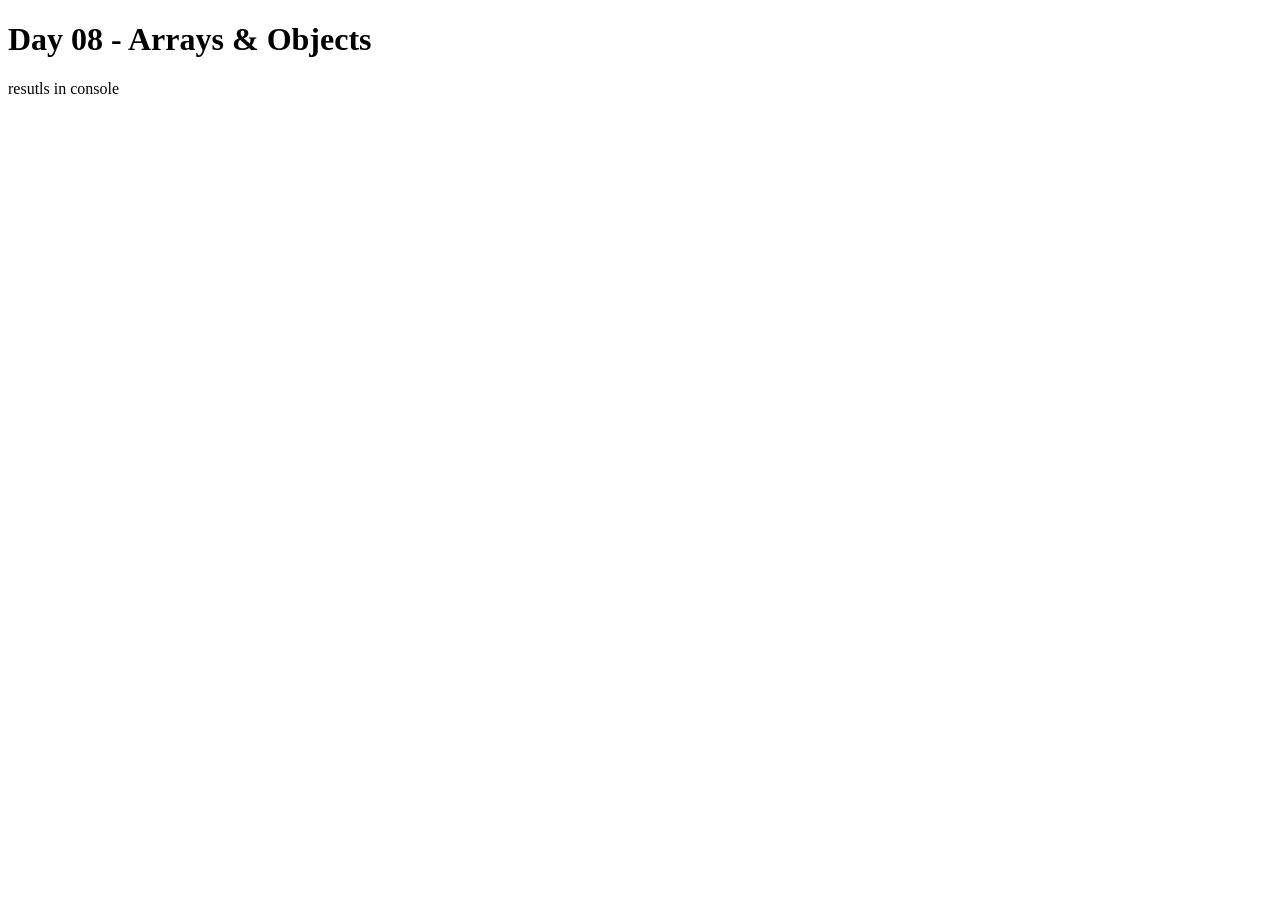
<file: html/data-exercises.html>
<!DOCTYPE html>
<html lang="en">

<head>
    <meta charset="UTF-8">
    <meta name="viewport" content="width=device-width, initial-scale=1.0">
    <title>Day-08 : data exercises</title>
</head>

<body>
    <h1>Day 08 - Arrays & Objects</h1>

    <p>resutls in console</p>

    <script src="js/data/products.js"></script>
    <script src="js/basket.js"></script>

    <script>
        fetchProducts().then((data) => {
            // console.log(data);
            console.log('-------- basket ------');
            let basket = [];
            basket = addToBasket(basket, products[0]); //Essence
            basket = addToBasket(basket, products[0]); //Essence -> quantity 2
            basket = addToBasket(basket, products[6]); // Calvin
            basket = addToBasket(basket, products[7]);
            console.log('After adding products into Basket:');
            console.table(basket);

            basket = removeFromBasket(basket, products[6].id);
            console.log('After removing one product from basket: ');
            console.table(basket);

            

        }).catch((error) => {
            if (!navigator.onLine) {
                console.error('Failed because of internet loss!!')
                alert('Failed because of internet loss!!')
            }
            console.error('# Api response failed to load... #', error.message);
        });

    </script>
</body>

</html>
</file>
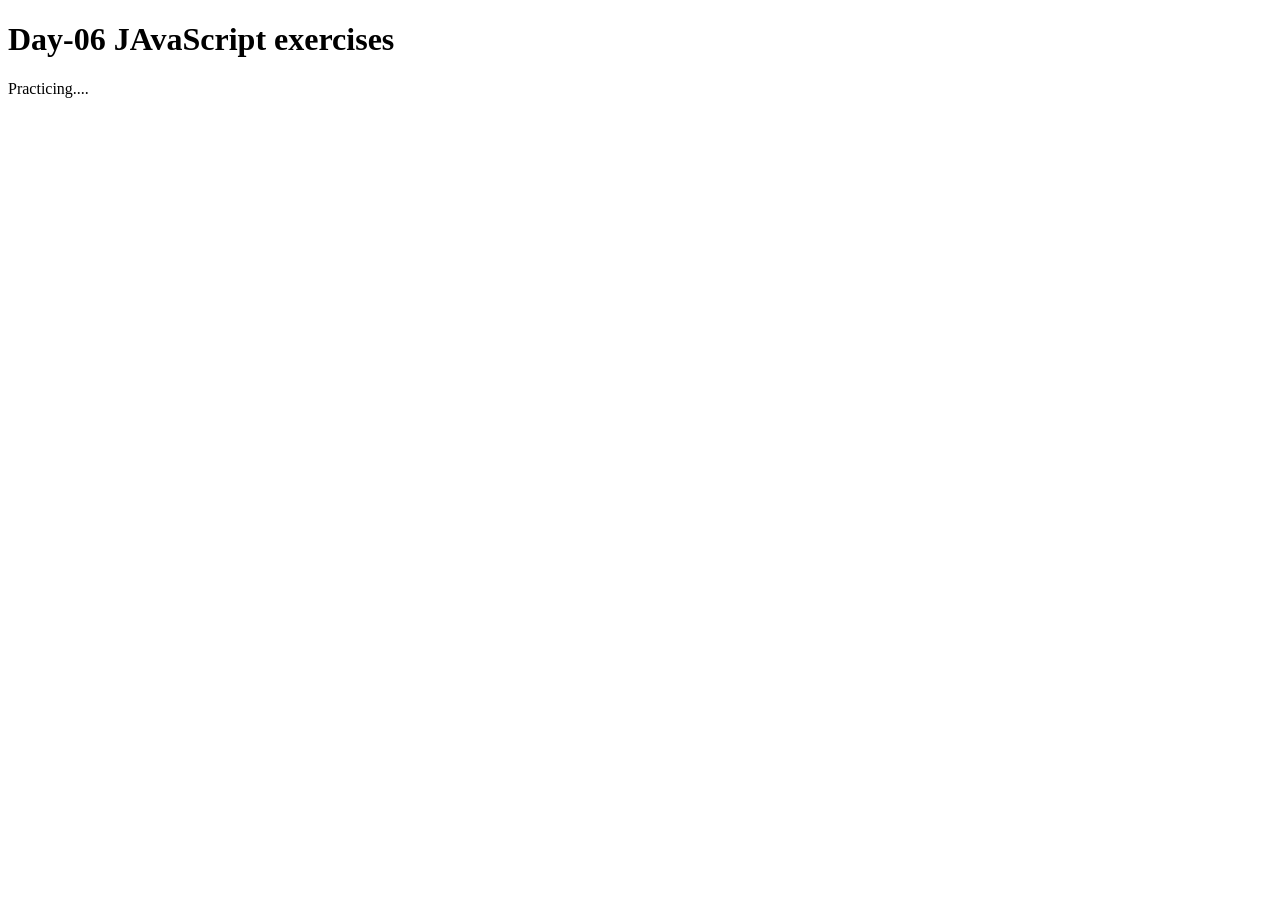
<file: html/exercises.html>
<!DOCTYPE html>
<html lang="en">
<head>
  <meta charset="UTF-8" />
  <meta name="viewport" content="width=device-width, initial-scale=1.0" />
  <title>Day 06 JAvascript</title>
</head>
<body>
  <h1>Day-06 JAvaScript exercises</h1>
  <p>Practicing....</p>

  <script src="js/exercises.js"></script>
</body>
</html>
</file>
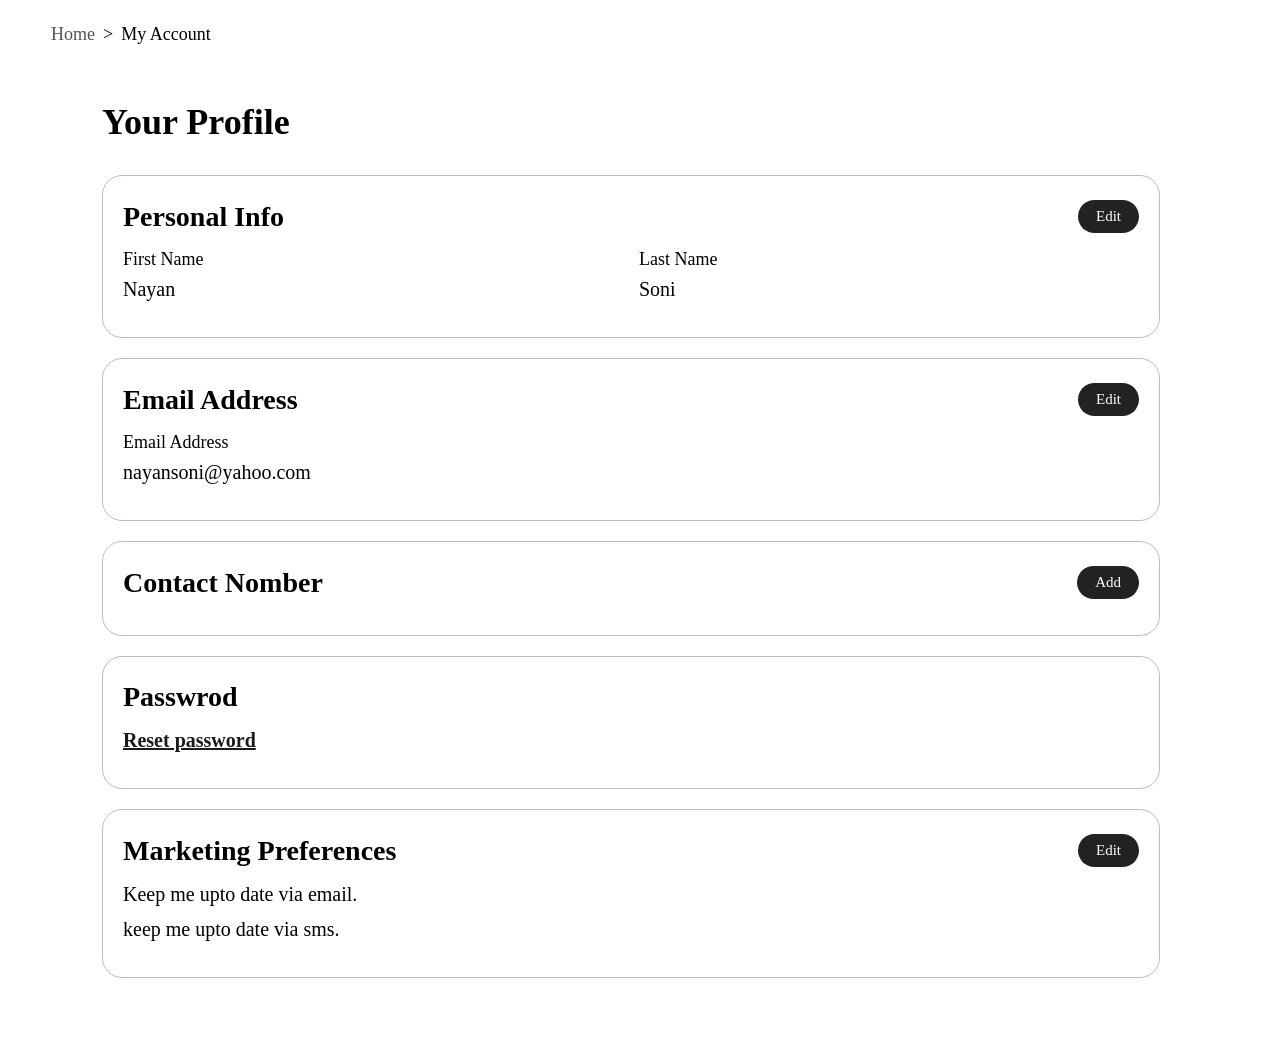
<file: html/profile.html>
<!DOCTYPE html>
<html lang="en">
<head>
  <meta charset="UTF-8">
  <meta name="viewport" content="width=device-width, initial-scale=1.0">
  <title>Your Profile | My Account</title>
  
  <!-- css file -->
   <link rel="stylesheet" href="profile.css">
</head>
<body>
  <!-- this is main content -->
  <main>
    
    <!--navigation usig breadcrumb and order list -->
    <nav class="breadcrumb" aria-label="breadcrumb">
      <ol>
        <li><a href="/">Home</a></li>
        <li aria-current="page">My Account</li>
      </ol>
    </nav>

    <!-- h1 aur cards ko ek wrapper kia, taki css se width... margin ik jagah set ho -->
    <div class="profile">

      <h1>Your Profile</h1>

      <!-- 1. profile info -->
      <section class="card" aria-labelledby="personal-info-title">
        <div class="card-head">
          <h2 id="personal-info-title">Personal Info</h2>
          <button type="button" class="btn" aria-label="edit personal info">Edit</button>
        </div> 

        <dl class="info-grid">
          <div>
            <dt>First Name</dt>
            <dd>Nayan</dd>
          </div>
          <div>
            <dt>Last Name</dt>
            <dd>Soni</dd>
          </div>
        </dl>
      </section>

      <!-- 2. email address -->
      <section class="card" aria-labelledby="email-title">
        <div class="card-head">
          <h2 id="email-title">Email Address</h2>
          <button type="button" class="btn" aria-label="edit email address">Edit</button>
        </div> 

        <dl class="info-grid one-col">
          <div>
            <dt>Email Address</dt>
            <dd>nayansoni@yahoo.com</dd>
          </div>
        </dl>
      </section>

      <!-- 3. profile info -->
      <section class="card" aria-labelledby="contact-title">
        <div class="card-head">
          <h2 id="contact-title">Contact Nomber</h2>
          <button type="button" class="btn" aria-label="add contact number">Add</button>
        </div> 
      </section>

      <!-- 4. password info -->
      <section class="card" aria-labelledby="password-title">
        <h2 id="password-title">Passwrod</h2>

        <!-- abi k lie link -->
        <a href="/resent-password" class="reset-link">Reset password</a>
      </section>

      <!-- 5. profile info -->
      <section class="card" aria-labelledby="marketing-title">
        <div class="card-head">
          <h2 id="marketing-title">Marketing Preferences</h2>
          <button type="button" class="btn" aria-label="edit marketing preferences">Edit</button>
        </div> 

        <ul class="pref-list">
          <li>
            Keep me upto date via email.
          </li>
          <li>
            keep me upto date via sms.
          </li>
        </ul>
      </section>

    </div>

  </main>
  
</body>
</html>
</file>
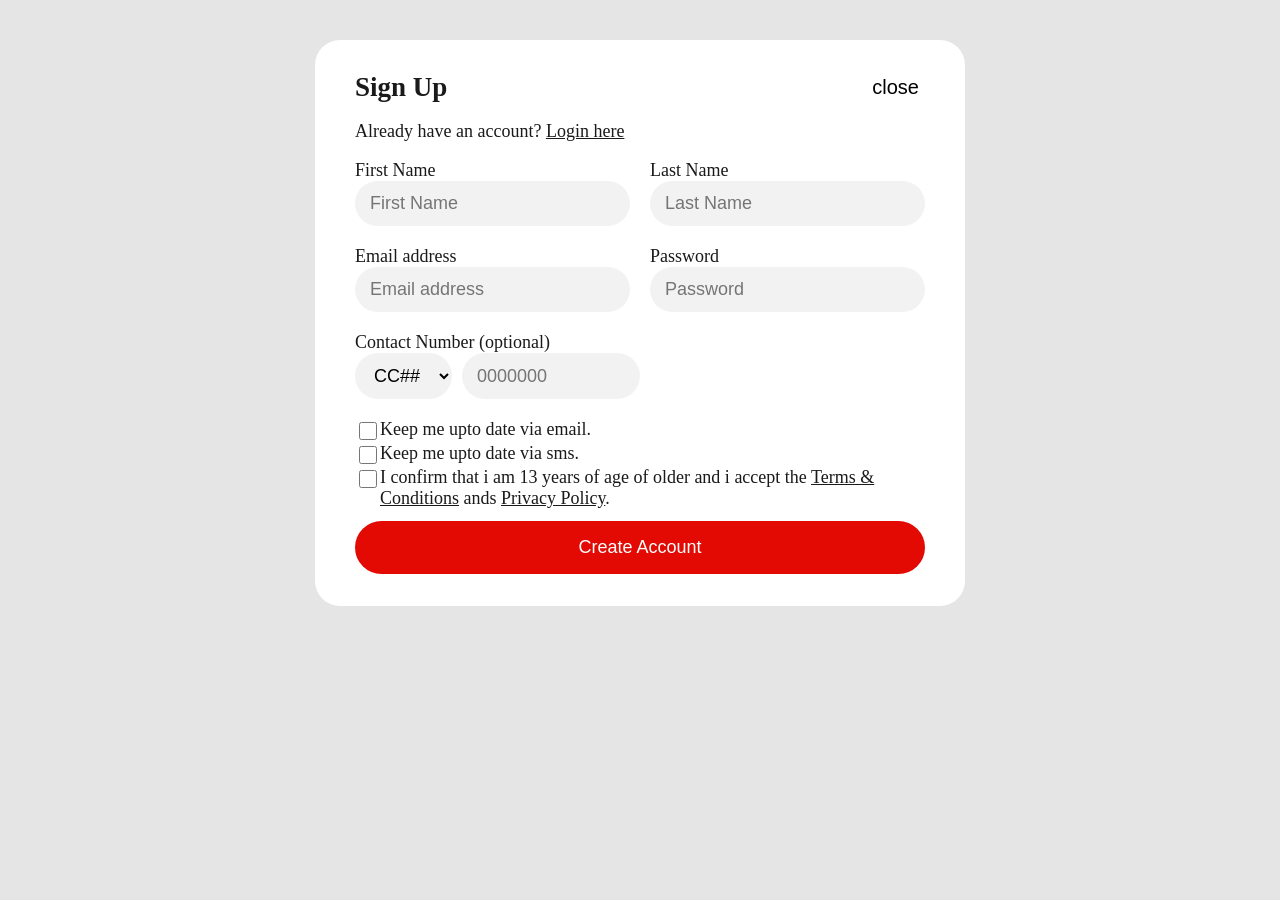
<file: html/registration-form.html>
<!DOCTYPE html>
<html lang="en">
<head>
    <meta charset="UTF-8">
    <meta name="viewport" content="width=device-width, initial-scale=1.0">
    <title>SignUp</title>

    <!-- css link -->
     <link rel="stylesheet" href="registration-form.css">
</head>
<body>

    <!-- this is main content -->
    <main>

        <!-- will create modal later... for now section -->
         <section aria-labelledby="signup-title">

            <!-- top left heading, right close btn -->
             <div class="signup-top">
                <h1 id="signup-title">Sign Up</h1>

                <button type="button">close</button>
             </div>

             <p>
                Already have an account? <a href="#">Login here</a>
             </p>

             <!-- action # update later fon backend -->
             <form action="#" method="get">

                <!-- row 1: first name and last name  -->
                <div class="form-row">

                    <div class="form-group">
                        <label for="first-name">First Name</label>
                        <input type="text" id="first-name" name="firstName" placeholder="First Name" minlength="2" maxlength="20" required>
                    </div>
                    <div class="form-group">
                        <label for="last-name">Last Name</label>
                        <input type="text" id="last-name" name="lastName" placeholder="Last Name" min="2" maxlength="20" required>
                    </div>

                </div>

                <!-- row 2: email and password  -->
                <div class="form-row">

                    <div class="form-group">
                        <label for="email">Email address</label>
                        <input type="email" id="email" name="email" placeholder="Email address" maxlength="254" pattern="[A-Za-z0-9]+([._%+\-][A-Za-z0-9]+)*@[A-Za-z0-9]+([.\-][A-Za-z0-9]+)*\.[A-Za-z]{2,}" required>
                    </div>
                    <div class="form-group">
                        <label for="password">Password</label>
                        <input type="password" id="password" name="password" placeholder="Password" minlength="6" maxlength="12" required>
                    </div>

                </div>

                <div class="form-group">

                    <label for="contact-number">Contact Number (optional)</label>

                    <div class="phone-field">
                        <!-- country ke codes -->
                         <select name="countryCode" id="country-code" aria-label="country code">
                            <option value=""selected disabled>CC##</option>
                         </select>

                         <input type="tel" name="contactNumber" id="contact-number" placeholder="0000000" pattern="[0-9]{7,15}" maxlength="15">
                    </div>

                </div>

                <!-- teen checkboxex banane hai 3rd wala required -->
                 <div class="checkbox-group">
                    <input type="checkbox" id="email-updates" name="emailUpdates">
                    <label for="email-updates">Keep me upto date via email.</label>
                 </div>

                 <div class="checkbox-group">
                    <input type="checkbox" id="sms-updates" name="smsUpdates">
                    <label for="sms-updates">Keep me upto date via sms.</label>
                 </div>

                 <div class="checkbox-group">
                    <input type="checkbox" id="terms" name="terms" required>
                    <label for="terms">I confirm that i am 13 years of age of older and i accept the <a href="#">Terms &amp; Conditions</a> ands <a href="#">Privacy Policy</a>.</label>
                 </div>

                 <button type="submit">Create Account</button>

             </form>

         </section>

    </main>
    
    <!-- api call to fetch country details -->
    <script>
       const selectCountry = document.querySelector("#country-code");

       const fetchCountries = async () => {

        try {
            const response = await fetch("https://countriesnow.space/api/v0.1/countries/codes");
            if(!response.ok) {
                throw new Error("API failed to fetch countries");
            }

            const result = await response.json();
            const countries = result.data;

            // sort countries alphabeticaly a-z
            countries.sort((a, b) => a.name.localeCompare(b.name));

            countries.forEach(country => {
                const option = document.createElement("option");
                option.value = country.dial_code;
                option.textContent = `${country.name} (${country.code}) ${country.dial_code}`; //json string keys

                selectCountry.appendChild(option);
            });

        } catch(error) {
            console.log("Error fetching countries: ", error);
        }

       };

       fetchCountries(); //call
    </script>

</body>
</html>      



<!-- done day 2 -->
</file>
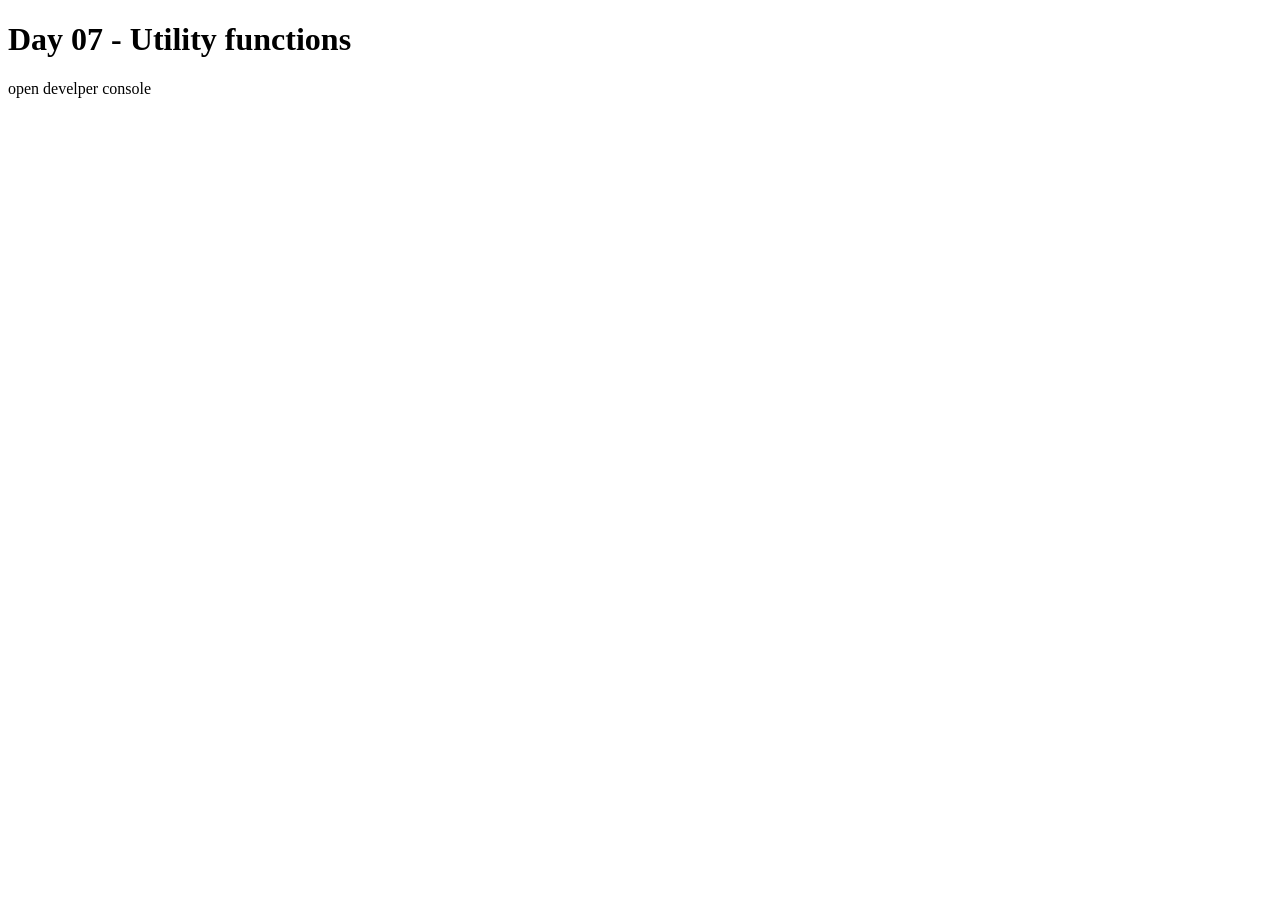
<file: html/utility.html>
<!DOCTYPE html>
<html lang="en">
<head>
    <meta charset="UTF-8">
    <meta name="viewport" content="width=device-width, initial-scale=1.0">
    <title>Utility functions</title>
</head>
<body>

    <h1>Day 07 - Utility functions</h1>

    <p>open develper console</p>


    <!-- import/export will use on day 10, so used script tag -->
     <script src="js/utils/validators.js"></script>
     <script src="js/utils/formatters.js"></script>


     <script>
        // ++++++++++ testing validator functions ++++++++++++
        console.log('Email ok:', isValidEmail('nayan.soni@yahoo.com'));
        console.log('Email !Ok:', isValidEmail('nayan@yahoo'));
        console.log('password:', isValidPassword('Nayan1234'));
        console.log('Name ok:', isValidName('OM'));
        console.log('phone:', isValidPhone('8978675490'));
        console.log('field error:', getFieldError('email', 'abc@'));


        //++++++++++ testing Formatir funcs ++++++++++++
        console.log('Account number:', formateAccountNumber(1234567800003333));
        console.log('Price:', formatPrice(100));
        console.log('Price:', formatPrice(25.5, 'RM'));
        console.log('URL:', slugify('Xbox Series S Console, 512GB!'));
        console.log('Date: ', formateDate("2026-11-01"));
     </script>
    
</body>
</html>
</file>
<file: html/profile.css>
body {
  margin: 0; /*browser default gap*/
  /* color: #1a1a1a; */
  /* background: #fff; */
  /* line-height: 1.4; */
}

main {
  padding: 24px 51px 60px; /*left right gap*/
}


/* breadcrumb (Home > my Account) */
.breadcrumb ol {
  list-style: none; /* list without numbers*/
  margin: 0;
  padding: 0;
  display: flex;
  gap: 8px;
  font-size: 18px;
  color: #555;
}

 /* adding >... pahla li ko chod ke */
.breadcrumb li + li::before {
  content: ">";
  margin-right: 8px;;
}

.breadcrumb a {
  color: inherit;
  text-decoration: none;
}

.breadcrumb a:hover {
  text-decoration: underline;
}

/* current page  thoda dark aur bold */
.breadcrumb [aria-current="page"] {
  color: #000000;
}


/* profile wrapper div */
.profile {
  max-width: 1058px; /* cqrds width*/
  margin-left: 51px;
}

.profile h1 {
  font-size: 36px;
  /* font-weight: 600; */
  margin: 56px 0px 32px;
}


/* card har section ka box */

.card{
  border: 1px solid #bdbdbd;
  border-radius: 20px;
  padding: 24px 20px 36px;
  margin-bottom: 20px; /*cards bottom gap*/
}

.card h2{
  font-size: 28px;
  /* font-weight: 600; */
  margin: 0;
}

/* heading left aur button right - flexbox */
.card-head {
  display: flex;
  justify-content: space-between;
  align-items: center;
}

/* Edit button css*/
.btn {
  background: #222;
  color: #fff;
  border: 0;
  border-radius: 900px;
  padding: 8px 18px;
  font-family: inherit;
  font-size: 15px;
  cursor: pointer;
}

.btn:hover {
  background: #444;
}


/* card ka content */
.info-grid {
  display: grid;
  grid-template-columns: 1fr 1fr;
  gap: 16px;
  margin: 16px 0 0;
}

.info-grid dt {
  font-size: 18px;
  /* font-weight: 500; */
}

.info-grid dd {
  margin: 8px 0 0; /* default left margin wrong*/
  font-size: 20px;
}

/* for email card only one column */
.info-grid.one-col{
  grid-template-columns: 1fr;
}


/* password resnt link */
.reset-link {
  display: inline-block;
  margin-top: 16px;
  font-size: 20px;
  font-weight: 600;
  color: #1a1a1a;
}

/* section 5 marketing preferences css */
.pref-list {
  list-style: none;
  margin: 16px 0 0;
  padding: 0;
  font-size: 20px;
}

.pref-list li {
  margin-bottom: 12px;
}

.pref-list li:last-child {
  margin-bottom: 0;
}
</file>
<file: html/registration-form.css>
/* padding add krne pe width na badhe... isley border-box */
*{
    box-sizing: border-box;
}

body {
    margin: 0;
    font-size: 18px;
    color: #1a1a1a;
    background: #e5e5e5; /* grey backgriund*/ 
}


 /* *^^^^^^^^^^^^ Form white box (like modal) ^^^^^^^^^^ */
 main section {
    max-width: 650px;
    margin: 40px auto;
    padding: 32px 40px;
    background: #fff;
    border-radius: 25px;
 }


 /* heading left me, close btn right side */
 .signup-top {
    display: flex;
    justify-content: space-between;
    align-items: center;
 }

 h1 {
    margin: 0;
    /* font-size: 36px; */
    /* font-weight: 600; */
 }


/* close button */
.signup-top button {
    background: none;
    border: 0;
    font-size: 20px;
    cursor: pointer;
}

a{
    color: inherit;
}

 /* ^^^^^^^^^^^  fields ^^^^^^^^^^^^^^^ */

 /* step 1 first name and last name aur email/password 2 column mein krne h */
.form-row {
    display: grid;
    grid-template-columns: 1fr 1fr;
    gap: 0 20px;
}

.form-group {
    margin-bottom: 20px;
}

/* label input ke upar dikhana h */
label {
    display: block;
}

/* ^^^^^^^^^ step 2 styl input fields ^^^^^^^^^^^^^^ */
input[type="text"],
input[type="email"],
input[type="password"],
input[type="tel"],
select {
    width: 100%;
    padding: 12px 15px;
    background: #f2f2f2;
    border: 0;
    border-radius: 999px; /* pill shape*/
    font-size: 18px;
}


.phone-field {
    display: flex;
    gap: 10px;
    width: 50%;
}

.phone-field select {
    width: 100px;
}

/* ======== checkboxes ========= */
.checkbox-group {
    display: flex;
    align-items: flex-start;
}

.checkbox-group input {
    width: 18px;
    height: 18px;
    flex-shrink: 0; /* for long text check box dabe na*/
}

 /* ^^^^^^^^ create account btn ^^^^^^^^^*/
 button[type="submit"] {
    width: 100%;
    margin-top: 12px;
    padding: 16px;
    border: 0;
    border-radius: 999px;
    color: #fff;
    font-size: 18px;
    cursor: pointer;
    background: #e20a03;
 }
</file>
